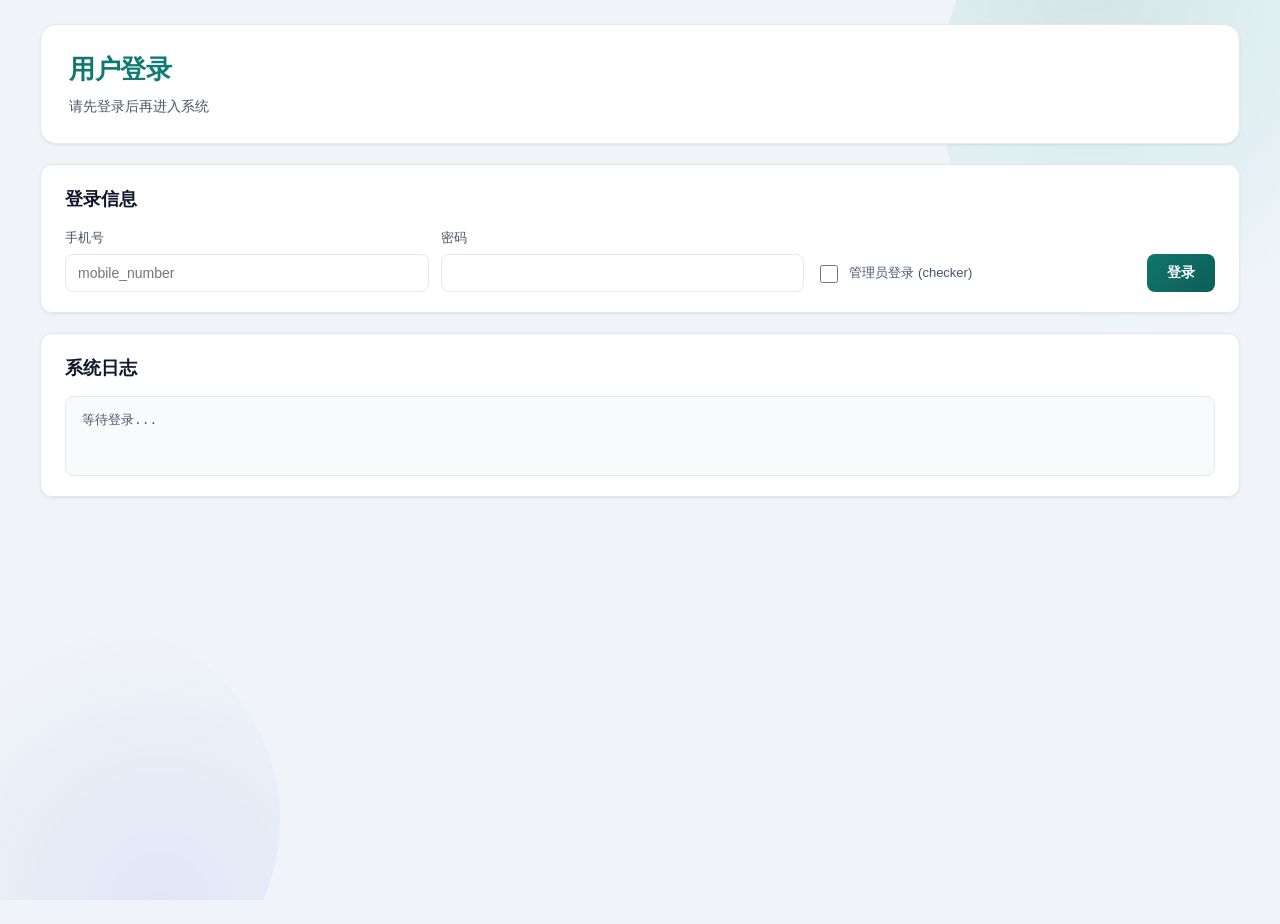
<file: client/index.html>
﻿<!doctype html>
<html lang="zh-CN">
  <head>
    <meta charset="UTF-8" />
    <meta name="viewport" content="width=device-width, initial-scale=1.0" />
    <title>票务系统 - Dashboard</title>
    <link rel="stylesheet" href="./style.css" />
  </head>
  <body>
    <div class="bg-shape"></div>
    <div class="toast-container" id="toast-container"></div>
    <main class="page">
      <header class="hero">
        <h1>机票票务与管理系统</h1>
        <p>多页面前端（Dashboard / Flights / Inventory / Orders）</p>
        <p>当前登录用户: <strong id="current-passenger">-</strong> <button id="btn-logout" type="button">退出登录</button></p>
        <nav class="top-nav">
          <a class="nav-link active" href="./index.html">Dashboard</a>
          <a class="nav-link" href="./flights.html">Flights</a>
          <a class="nav-link" href="./inventory.html">Inventory</a>
          <a class="nav-link" href="./orders.html">Orders</a>
        </nav>
      </header>

      <section class="grid cards">
        <article class="panel stat">
          <h3>API 健康状态</h3>
          <p id="api-status" class="big">检测中...</p>
        </article>
        <article class="panel stat">
          <h3>机票样本数量</h3>
          <p id="inv-count" class="big">-</p>
        </article>
        <article class="panel stat">
          <h3>乘客订单数</h3>
          <p id="order-count" class="big">-</p>
          <p>自动展示当前登录用户订单数</p>
        </article>
      </section>

      <section class="panel">
        <h2>快捷入口</h2>
        <div class="quick-actions">
          <a class="action-link" href="./flights.html">第一步：选起终城市</a>
          <a class="action-link" href="./ticket-select.html">第二步：按条件筛选并下单</a>
          <a class="action-link" href="./inventory.html">去管理库存</a>
          <a class="action-link" href="./orders.html">去查看和取消订单</a>
        </div>
      </section>

      <section class="panel">
        <h2>系统日志</h2>
        <pre id="log" class="log-box">等待操作...</pre>
      </section>
    </main>

    <script type="module" src="./js/dashboard.js"></script>
  </body>
</html>
</file>
<file: client/style.css>
/* === Design Tokens === */
:root {
  --primary: #0f766e;
  --primary-dark: #0d5e57;
  --primary-light: #14b8a6;
  --primary-glow: rgba(15, 118, 110, 0.15);

  --bg-body: #f0f4f8;
  --bg-panel: #ffffff;
  --bg-soft: #f8fafc;
  --bg-accent: #eef2ff;

  --ink: #0f172a;
  --ink-secondary: #475569;
  --ink-muted: #94a3b8;

  --line: #e2e8f0;
  --line-light: #f1f5f9;

  --shadow-sm: 0 1px 3px rgba(0, 0, 0, 0.06), 0 1px 2px rgba(0, 0, 0, 0.04);
  --shadow-md: 0 4px 16px rgba(0, 0, 0, 0.08);
  --shadow-lg: 0 8px 30px rgba(0, 0, 0, 0.1);

  --radius-sm: 8px;
  --radius-md: 12px;
  --radius-lg: 16px;

  --transition: 0.2s ease;
  --transition-slow: 0.35s ease;

  --font: "Segoe UI", "Microsoft YaHei", -apple-system, BlinkMacSystemFont, sans-serif;
}

/* === Reset & Base === */
*, *::before, *::after {
  box-sizing: border-box;
}

body {
  margin: 0;
  font-family: var(--font);
  color: var(--ink);
  background: var(--bg-body);
  min-height: 100vh;
  line-height: 1.6;
}

/* === Background Decorations === */
.bg-shape {
  position: fixed;
  inset: 0;
  pointer-events: none;
  z-index: -1;
  overflow: hidden;
}

.bg-shape::before {
  content: "";
  position: absolute;
  right: -160px;
  top: -160px;
  width: 500px;
  height: 500px;
  border-radius: 50%;
  background: radial-gradient(circle at 30% 30%, rgba(15, 118, 110, 0.12), rgba(20, 184, 166, 0.08), transparent 70%);
}

.bg-shape::after {
  content: "";
  position: absolute;
  left: -120px;
  bottom: -120px;
  width: 400px;
  height: 400px;
  border-radius: 50%;
  background: radial-gradient(circle at 70% 70%, rgba(79, 70, 229, 0.08), rgba(99, 102, 241, 0.05), transparent 70%);
}

/* === Layout === */
.page {
  width: min(1200px, 94vw);
  margin: 24px auto;
  display: grid;
  gap: 20px;
  animation: fadeIn 0.35s ease;
}

@keyframes fadeIn {
  from { opacity: 0; transform: translateY(12px); }
  to { opacity: 1; transform: translateY(0); }
}

@keyframes slideUp {
  from { opacity: 0; transform: translateY(20px); }
  to { opacity: 1; transform: translateY(0); }
}

@keyframes pulse {
  0%, 100% { opacity: 0.6; }
  50% { opacity: 1; }
}

@keyframes spin {
  to { transform: rotate(360deg); }
}

@keyframes shimmer {
  0% { background-position: -200% 0; }
  100% { background-position: 200% 0; }
}

@keyframes fadeInRow {
  from { opacity: 0; transform: translateY(8px); }
  to { opacity: 1; transform: translateY(0); }
}

/* === Hero / Header === */
.hero {
  background: var(--bg-panel);
  border: 1px solid var(--line);
  border-radius: var(--radius-lg);
  padding: 24px 28px;
  box-shadow: var(--shadow-sm);
  transition: box-shadow var(--transition);
}

.hero:hover {
  box-shadow: var(--shadow-md);
}

.hero h1 {
  margin: 0 0 4px;
  font-size: 26px;
  font-weight: 700;
  letter-spacing: -0.3px;
  background: linear-gradient(135deg, var(--primary), var(--primary-light));
  -webkit-background-clip: text;
  -webkit-text-fill-color: transparent;
  background-clip: text;
}

.hero p {
  margin: 2px 0;
  color: var(--ink-secondary);
  font-size: 14px;
}

.hero-top {
  display: flex;
  justify-content: space-between;
  align-items: center;
  flex-wrap: wrap;
  gap: 10px;
}

.user-context label {
  display: flex;
  align-items: center;
  gap: 8px;
  font-weight: 600;
  color: var(--ink);
}

.user-context input {
  width: 80px;
  padding: 6px;
  font-size: 16px;
}

/* === Top Nav === */
.top-nav {
  margin-top: 16px;
  display: flex;
  gap: 6px;
  flex-wrap: wrap;
}

.nav-link {
  text-decoration: none;
  color: var(--ink-secondary);
  border: 1px solid var(--line);
  border-radius: var(--radius-sm);
  background: var(--bg-soft);
  padding: 10px 18px;
  font-weight: 600;
  font-size: 14px;
  transition: all var(--transition);
}

.nav-link:hover {
  border-color: var(--primary-light);
  color: var(--primary);
  background: var(--bg-accent);
  transform: translateY(-1px);
}

.nav-link.active {
  background: linear-gradient(135deg, var(--primary), var(--primary-dark));
  border-color: var(--primary);
  color: #fff;
  box-shadow: 0 2px 8px var(--primary-glow);
}

.nav-btn {
  background: transparent;
  color: var(--ink-muted);
  border: 1px solid var(--line);
  border-radius: var(--radius-sm);
  background-color: var(--bg-panel);
}

.nav-btn.active {
  background: var(--primary);
  color: #fff;
  border-color: var(--primary);
}

/* === Panels / Cards === */
.panel {
  background: var(--bg-panel);
  border: 1px solid var(--line);
  border-radius: var(--radius-md);
  padding: 20px 24px;
  box-shadow: var(--shadow-sm);
  transition: box-shadow var(--transition), transform var(--transition);
}

.panel:hover {
  box-shadow: var(--shadow-md);
}

.panel h2 {
  margin: 0 0 14px;
  font-size: 18px;
  font-weight: 600;
  color: var(--ink);
}

.panel h3 {
  margin: 0;
  font-size: 14px;
  color: var(--ink-secondary);
  font-weight: 500;
}

.panel-title-row {
  display: flex;
  align-items: center;
  justify-content: space-between;
  gap: 10px;
  margin-bottom: 14px;
}

/* === Grid Layouts === */
.grid {
  display: grid;
  gap: 20px;
}

.cards {
  grid-template-columns: repeat(3, 1fr);
}

.quick-actions {
  display: grid;
  grid-template-columns: repeat(3, 1fr);
  gap: 12px;
}

/* === Stat Cards === */
.stat {
  text-align: center;
  padding: 24px 20px;
  animation: slideUp 0.4s ease both;
}

.stat:nth-child(1) { animation-delay: 0.05s; }
.stat:nth-child(2) { animation-delay: 0.1s; }
.stat:nth-child(3) { animation-delay: 0.15s; }

.stat h3 {
  font-size: 13px;
  text-transform: uppercase;
  letter-spacing: 0.5px;
  color: var(--ink-muted);
  margin-bottom: 8px;
}

.big {
  margin: 8px 0 4px;
  font-size: 32px;
  font-weight: 700;
  color: var(--primary);
}

.stat p:last-child {
  font-size: 12px;
  color: var(--ink-muted);
  margin: 4px 0 0;
}

/* === Action Links === */
.action-link {
  display: block;
  text-decoration: none;
  border: 1px solid var(--line);
  border-radius: var(--radius-md);
  padding: 16px 14px;
  color: var(--ink);
  background: var(--bg-soft);
  font-weight: 600;
  font-size: 14px;
  text-align: center;
  transition: all var(--transition);
}

.action-link:hover {
  border-color: var(--primary);
  color: var(--primary);
  background: var(--bg-accent);
  transform: translateY(-2px);
  box-shadow: var(--shadow-md);
}

/* === Forms === */
.form {
  display: grid;
  gap: 12px;
}

.form-inline {
  display: flex;
  flex-wrap: wrap;
  align-items: end;
  gap: 12px;
}

.inline-fields {
  display: flex;
  flex-wrap: wrap;
  gap: 12px;
  align-items: end;
}

.inline-fields > label {
  min-width: 160px;
  flex: 1 0 auto;
}

label {
  display: grid;
  gap: 5px;
  font-size: 13px;
  font-weight: 500;
  color: var(--ink-secondary);
}

.checkbox-label {
  display: flex;
  flex-direction: row;
  align-items: center;
  gap: 8px;
  cursor: pointer;
  padding: 6px 0;
}

.checkbox-label input[type="checkbox"] {
  width: 18px;
  height: 18px;
  cursor: pointer;
  accent-color: var(--primary);
}

input, select {
  width: 100%;
  border: 1.5px solid var(--line);
  border-radius: var(--radius-sm);
  padding: 10px 12px;
  font-size: 14px;
  outline: none;
  font-family: inherit;
  background: var(--bg-panel);
  transition: all var(--transition);
}

input:focus, select:focus {
  border-color: var(--primary);
  box-shadow: 0 0 0 3px var(--primary-glow);
}

input:hover, select:hover {
  border-color: var(--ink-muted);
}

/* === Buttons === */
button {
  border: 0;
  border-radius: var(--radius-sm);
  background: linear-gradient(135deg, var(--primary), var(--primary-dark));
  color: #fff;
  padding: 10px 20px;
  font-size: 14px;
  font-weight: 600;
  cursor: pointer;
  font-family: inherit;
  transition: all var(--transition);
  position: relative;
  overflow: hidden;
}

button:hover {
  transform: translateY(-1px);
  box-shadow: 0 4px 12px var(--primary-glow);
}

button:active {
  transform: translateY(0);
}

button:disabled {
  opacity: 0.6;
  cursor: not-allowed;
  transform: none !important;
  box-shadow: none !important;
}

.mini-btn {
  padding: 6px 12px;
  font-size: 12px;
  margin-right: 4px;
}

button.loading {
  color: transparent !important;
  pointer-events: none;
}

button.loading::after {
  content: "";
  position: absolute;
  inset: calc(50% - 10px);
  width: 20px;
  height: 20px;
  margin: auto;
  border: 2.5px solid rgba(255, 255, 255, 0.3);
  border-top-color: #fff;
  border-radius: 50%;
  animation: spin 0.6s linear infinite;
}

/* === Spinner (standalone) === */
.spinner {
  display: inline-block;
  width: 32px;
  height: 32px;
  border: 3px solid var(--line);
  border-top-color: var(--primary);
  border-radius: 50%;
  animation: spin 0.7s linear infinite;
}

/* === Tables === */
.table-wrap {
  overflow-x: auto;
  border-radius: var(--radius-sm);
  border: 1px solid var(--line-light);
}

table {
  width: 100%;
  border-collapse: collapse;
  font-size: 14px;
}

thead th {
  background: var(--bg-soft);
  border-bottom: 2px solid var(--line);
  text-align: left;
  padding: 12px 10px;
  font-size: 13px;
  font-weight: 600;
  color: var(--ink-secondary);
  white-space: nowrap;
  letter-spacing: 0.3px;
}

tbody td {
  border-bottom: 1px solid var(--line-light);
  padding: 11px 10px;
  font-size: 13px;
  transition: background var(--transition);
}

tbody tr {
  animation: fadeInRow 0.3s ease both;
}

tbody tr:nth-child(1) { animation-delay: 0.02s; }
tbody tr:nth-child(2) { animation-delay: 0.04s; }
tbody tr:nth-child(3) { animation-delay: 0.06s; }
tbody tr:nth-child(4) { animation-delay: 0.08s; }
tbody tr:nth-child(5) { animation-delay: 0.10s; }
tbody tr:nth-child(6) { animation-delay: 0.12s; }
tbody tr:nth-child(7) { animation-delay: 0.14s; }
tbody tr:nth-child(8) { animation-delay: 0.16s; }
tbody tr:nth-child(9) { animation-delay: 0.18s; }
tbody tr:nth-child(10) { animation-delay: 0.20s; }

tbody tr:hover td {
  background: var(--bg-accent);
}

/* === Log Box === */
.log-box {
  margin: 0;
  min-height: 80px;
  padding: 14px 16px;
  border-radius: var(--radius-sm);
  border: 1px solid var(--line);
  background: var(--bg-soft);
  color: var(--ink-secondary);
  font-size: 13px;
  font-family: "Cascadia Code", "Fira Code", "Consolas", monospace;
  white-space: pre-wrap;
  line-height: 1.5;
}

/* === Date Tabs === */
.date-tabs {
  display: flex;
  gap: 8px;
  flex-wrap: wrap;
  margin-bottom: 14px;
}

.date-tab {
  border: 1.5px solid var(--line);
  background: var(--bg-panel);
  color: var(--ink-secondary);
  border-radius: var(--radius-sm);
  padding: 9px 16px;
  cursor: pointer;
  font-weight: 600;
  font-size: 13px;
  transition: all var(--transition);
}

.date-tab:hover {
  border-color: var(--primary-light);
  color: var(--primary);
  background: var(--bg-accent);
  transform: translateY(-1px);
}

.date-tab.active {
  background: linear-gradient(135deg, var(--primary), var(--primary-dark));
  border-color: var(--primary);
  color: #fff;
  box-shadow: 0 2px 8px var(--primary-glow);
}

/* === Toast Notification === */
.toast-container {
  position: fixed;
  top: 20px;
  right: 20px;
  z-index: 9999;
  display: grid;
  gap: 8px;
  max-width: 360px;
}

.toast {
  background: var(--ink);
  color: #fff;
  padding: 12px 18px;
  border-radius: var(--radius-sm);
  font-size: 13px;
  box-shadow: var(--shadow-lg);
  animation: slideIn 0.3s ease;
  line-height: 1.4;
}

.toast-error {
  background: #dc2626;
}

.toast-success {
  background: var(--primary);
}

@keyframes slideIn {
  from { opacity: 0; transform: translateX(40px); }
  to { opacity: 1; transform: translateX(0); }
}

/* === Badge for cabin class & status === */
.badge {
  display: inline-block;
  padding: 2px 10px;
  border-radius: 20px;
  font-size: 12px;
  font-weight: 600;
}

.badge-booked {
  background: #dcfce7;
  color: #166534;
}

.badge-cancelled {
  background: #fee2e2;
  color: #991b1b;
}

.badge-economy {
  background: var(--bg-accent);
  color: var(--primary);
}

.badge-business {
  background: #fef3c7;
  color: #92400e;
}

/* === Status indicators === */
.status-dot {
  display: inline-block;
  width: 8px;
  height: 8px;
  border-radius: 50%;
  margin-right: 6px;
}

.status-dot.online {
  background: #22c55e;
  box-shadow: 0 0 6px rgba(34, 197, 94, 0.5);
  animation: pulse 2s ease infinite;
}

.status-dot.offline {
  background: #ef4444;
}

/* === Shimmer loading placeholder === */
.shimmer {
  background: linear-gradient(90deg, var(--bg-soft) 25%, var(--line-light) 50%, var(--bg-soft) 75%);
  background-size: 200% 100%;
  animation: shimmer 1.5s ease infinite;
  border-radius: 4px;
}

/* === Utility === */
.hidden {
  display: none !important;
}

.text-muted {
  color: var(--ink-muted);
}

.text-center {
  text-align: center;
}

.mt-1 { margin-top: 8px; }
.mt-2 { margin-top: 16px; }
.mb-1 { margin-bottom: 8px; }
.mb-2 { margin-bottom: 16px; }

/* === Responsive === */
@media (max-width: 900px) {
  .cards, .quick-actions {
    grid-template-columns: 1fr;
  }

  .page {
    width: 96vw;
    margin: 12px auto;
    gap: 14px;
  }

  .hero {
    padding: 18px;
  }

  .hero h1 {
    font-size: 22px;
  }

  .panel {
    padding: 16px;
  }

  .inline-fields > label {
    min-width: 100%;
  }

  .top-nav {
    gap: 4px;
  }

  .nav-link {
    padding: 8px 12px;
    font-size: 13px;
  }

  .stat {
    padding: 18px 16px;
  }
}

@media (max-width: 600px) {
  .hero h1 {
    font-size: 18px;
  }

  .top-nav {
    flex-direction: column;
  }

  .nav-link {
    text-align: center;
  }
}
</file>
